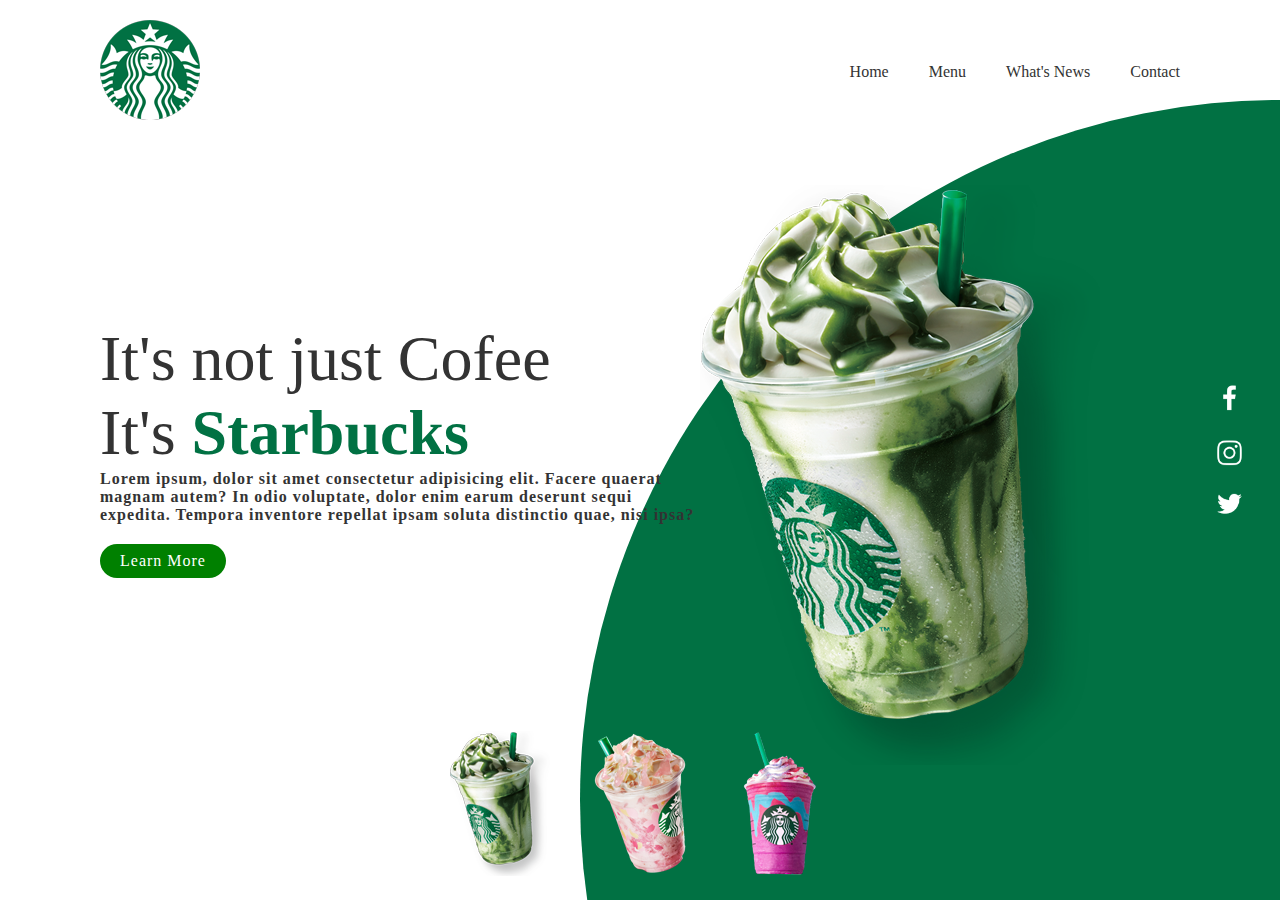
<file: index.html>
<!DOCTYPE html>
<html lang="en">
<head>
    <meta charset="UTF-8">
    <meta name="viewport" content="width=device-width, initial-scale=1.0">
    <title>Starbucks</title>
    <link rel="stylesheet" href="style.css">
    <link rel="shortcut icon" href="logo.png">
</head>
<body>
    <section>
        <div class="circle"></div>
        <header>
            <a href="#" class="logo"><img src="logo.png"></a>
        <div class="toggle" onclick="toggleMenu()"></div>
            <ul class="navigation">
                <li><a href="#">Home</a></li>
                <li><a href="#">Menu</a></li>
                <li><a href="#">What's News</a></li>
                <li><a href="#">Contact</a></li>
            </ul>
        </header>
        <div class="content">
            <div class="textbox">
                <h2>It's not just Cofee<br>It's <span>Starbucks</span></h2>
                <p>Lorem ipsum, dolor sit amet consectetur adipisicing elit. Facere quaerat magnam autem? In odio voluptate, dolor enim earum deserunt sequi expedita. Tempora inventore repellat ipsam soluta distinctio quae, nisi ipsa?</p>
                <a href="#">Learn More</a>
            </div>
            <div class="imgBox">
                <img src="img1.png" class="starbucks">
            </div>
        </div>
        <ul class="thumb">
            <li><img src="thumb1.png" id="btn-1" alt=""></li>
            <li><img src="thumb2.png" id="btn-2" alt=""></li>
            <li><img src="thumb3.png" id="btn-3" alt=""></li>
        </ul>

        <ul class="sociallink">
            <li><a href="#"><img src="facebook.png"></a></li>
            <li><a href="#"><img src="instagram.png"></a></li>
            <li><a href="#"><img src="twitter.png"></a></li>
        </ul>
    </section>

    <script src="main.js"></script>
</body>
</html>
</file>
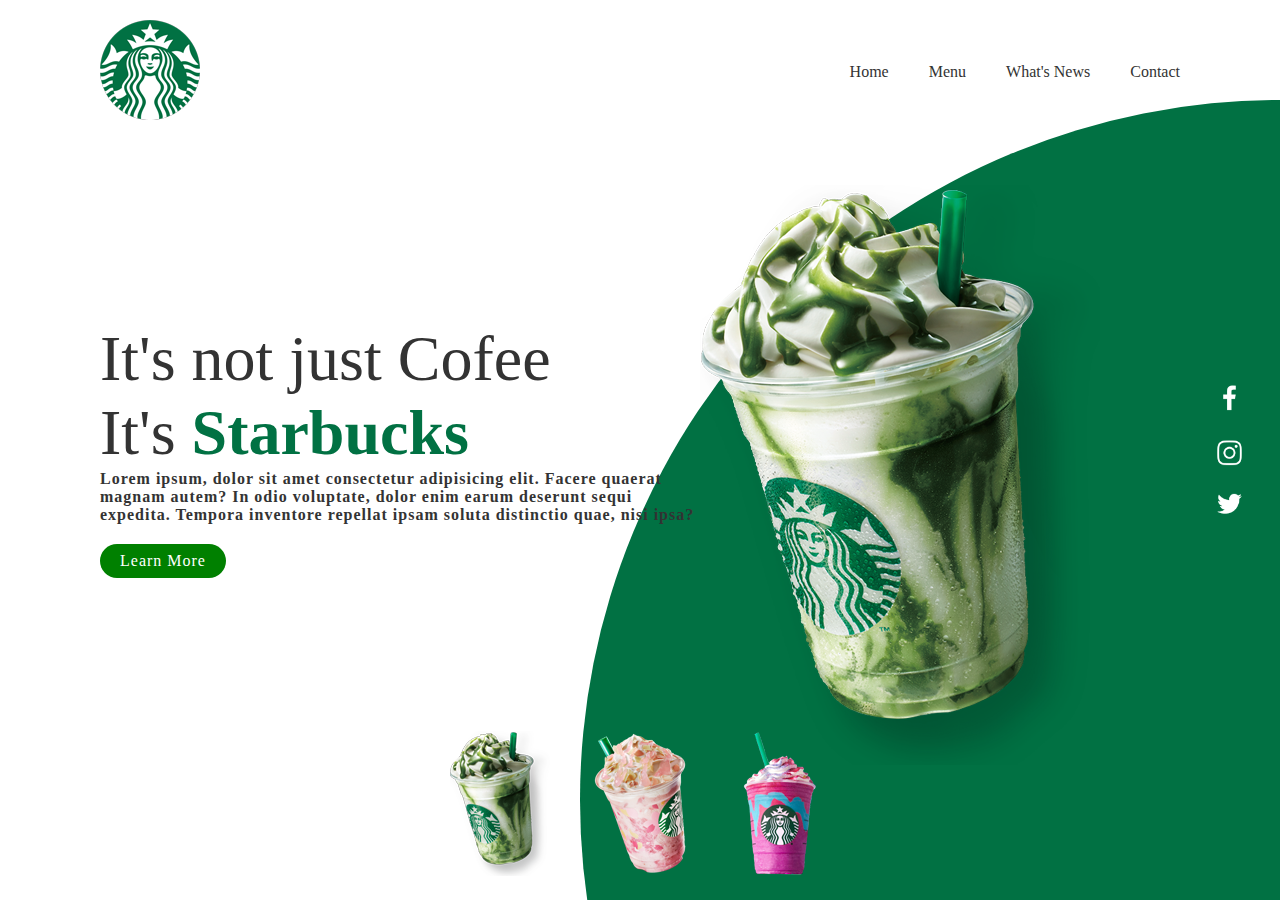
<file: main.html>
<!DOCTYPE html>
<html lang="en">
<head>
    <meta charset="UTF-8">
    <meta name="viewport" content="width=device-width, initial-scale=1.0">
    <title>Starbucks</title>
    <link rel="stylesheet" href="style.css">
    <link rel="shortcut icon" href="logo.png">
</head>
<body>
    <section>
        <div class="circle"></div>
        <header>
            <a href="#" class="logo"><img src="logo.png"></a>
        <div class="toggle" onclick="toggleMenu()"></div>
            <ul class="navigation">
                <li><a href="#">Home</a></li>
                <li><a href="#">Menu</a></li>
                <li><a href="#">What's News</a></li>
                <li><a href="#">Contact</a></li>
            </ul>
        </header>
        <div class="content">
            <div class="textbox">
                <h2>It's not just Cofee<br>It's <span>Starbucks</span></h2>
                <p>Lorem ipsum, dolor sit amet consectetur adipisicing elit. Facere quaerat magnam autem? In odio voluptate, dolor enim earum deserunt sequi expedita. Tempora inventore repellat ipsam soluta distinctio quae, nisi ipsa?</p>
                <a href="#">Learn More</a>
            </div>
            <div class="imgBox">
                <img src="img1.png" class="starbucks">
            </div>
        </div>
        <ul class="thumb">
            <li><img src="thumb1.png" id="btn-1" alt=""></li>
            <li><img src="thumb2.png" id="btn-2" alt=""></li>
            <li><img src="thumb3.png" id="btn-3" alt=""></li>
        </ul>

        <ul class="sociallink">
            <li><a href="#"><img src="facebook.png"></a></li>
            <li><a href="#"><img src="instagram.png"></a></li>
            <li><a href="#"><img src="twitter.png"></a></li>
        </ul>
    </section>

    <script src="main.js"></script>
</body>
</html>
</file>
<file: style.css>
* {
  margin: 0;
  padding: 0;
  box-sizing: border-box;
}

section {
  position: relative;
  width: 100%;
  min-height: 100vh;
  padding: 100px;
  display: flex;
  justify-content: space-between;
  align-items: center;
  background: #fff;
}

header {
  position: absolute;
  top: 0;
  left: 0;
  width: 100%;
  padding: 20px 100px;
  display: flex;
  justify-content: space-between;
  align-items: center;
}

header ul {
  display: flex;
}

header ul li {
  list-style: none;
}

header ul li a {
  position: relative;
  color: #333;
  font-weight: 400;
  margin-left: 40px;
  text-decoration: none;
}

.content {
  position: relative;
  width: 100%;
  display: flex;
  align-items: center;
  justify-content: space-around;
}

.starbucks {
  height: 80%;
}

.content .textbox {
  position: relative;
  max-width: 600px;
}

.content .textbox h2 {
  color: #333;
  font-size: 4em;
  line-height: 1, 4em;
  font-weight: 500;
}

.content .textbox h2 span {
  color: #017143;
  font-size: 1, 2em;
  font-weight: 900;
}

.content .textbox p {
  color: #333;
  font-weight: 800;
  letter-spacing: 1px;
}

.content .textbox a {
  display: inline-block;
  margin-top: 20px;
  padding: 8px 20px;
  background-color: green;
  color: #fff;
  border-radius: 40px;
  font-weight: 500;
  letter-spacing: 1px;
  text-decoration: none;
}

.content .imgBox {
  width: 600px;
  display: flex;
  justify-content: flex-start;
  padding-right: 50px;
  margin-top: 50px;
}

.thumb {
  position: absolute;
  left: 50%;
  bottom: 20px;
  transform: translate(-50%);
  display: flex;
}

.thumb li {
  list-style: none;
  display: inline-block;
  margin: 0 20px;
  cursor: pointer;
  transition: 0.5s;
}

.thumb li:hover {
  transform: translateY(-50px);
}

.sociallink {
  position: absolute;
  top: 50%;
  right: 30px;
  transform: translateY(-50%);
  display: flex;
  flex-direction: column;
  justify-content: center;
  align-items: center;
}

.sociallink li {
  list-style: none;
}

.sociallink li a {
  display: inline-block;
  margin: 5px 0;
  transform: scale(0.6);
  filter: invert(1);
}

.circle {
  position: absolute;
  top: 0;
  left: 0;
  width: 100%;
  height: 100%;
  background: #017143;
  clip-path: circle(700px at right 800px);
}

@media (max-width: 991px) {
  header {
    padding: 20px;
  }

  header .logo {
    max-width: 60px;
  }

  .toggle {
    position: relative;
    width: 50px;
    height: 50px;
    cursor: pointer;
    background: url(menu.png);
    background-size: 30px;
    background-position: center;
    background-repeat: no-repeat;
    filter: invert(1);
    z-index: 11;
  }

  .active {
    position: fixed;
    background: url(close.png);
    background-size: 30px;
    background-position: center;
    background-repeat: no-repeat;
  }
  header  .navigation.active {
    position: fixed;
    top: 0;
    left: 0;
    width: 100%;
    height: 100%;
    display: flex;
    justify-content: center;
    align-items: center;
    flex-direction: column;
    background: #fff;
    z-index: 11;
    gap: 20px;
    font-size: 30px;
  }

  header ul {
    display: none;
  }
  .toggle {
    position: relative;
    width: 30px;
    height: 30px;
  }

  section {
    padding: 20px 20px 120px;
  }
  .content {
    flex-direction: column;
    margin-top: 100px;
  }

  .content .textbox h2 {
    font-size: 2.5em;
  }

  .content .textbox {
    position: relative;
  }

  .content .imgBox {
    max-width: 100%;
    justify-content: center;
  }

  .content .imgBox img {
    max-width: 300px;
  }

  .thumb li img {
    max-width: 40px;
  }

  .circle {
    clip-path: circle(400px at center bottom);
  }

  .sociallink {
    background-color: #017143;
    right: 0;
    width: 50px;
    border-top-left-radius: 5px;
    border-bottom-left-radius: 5px;
  }
}
</file>
